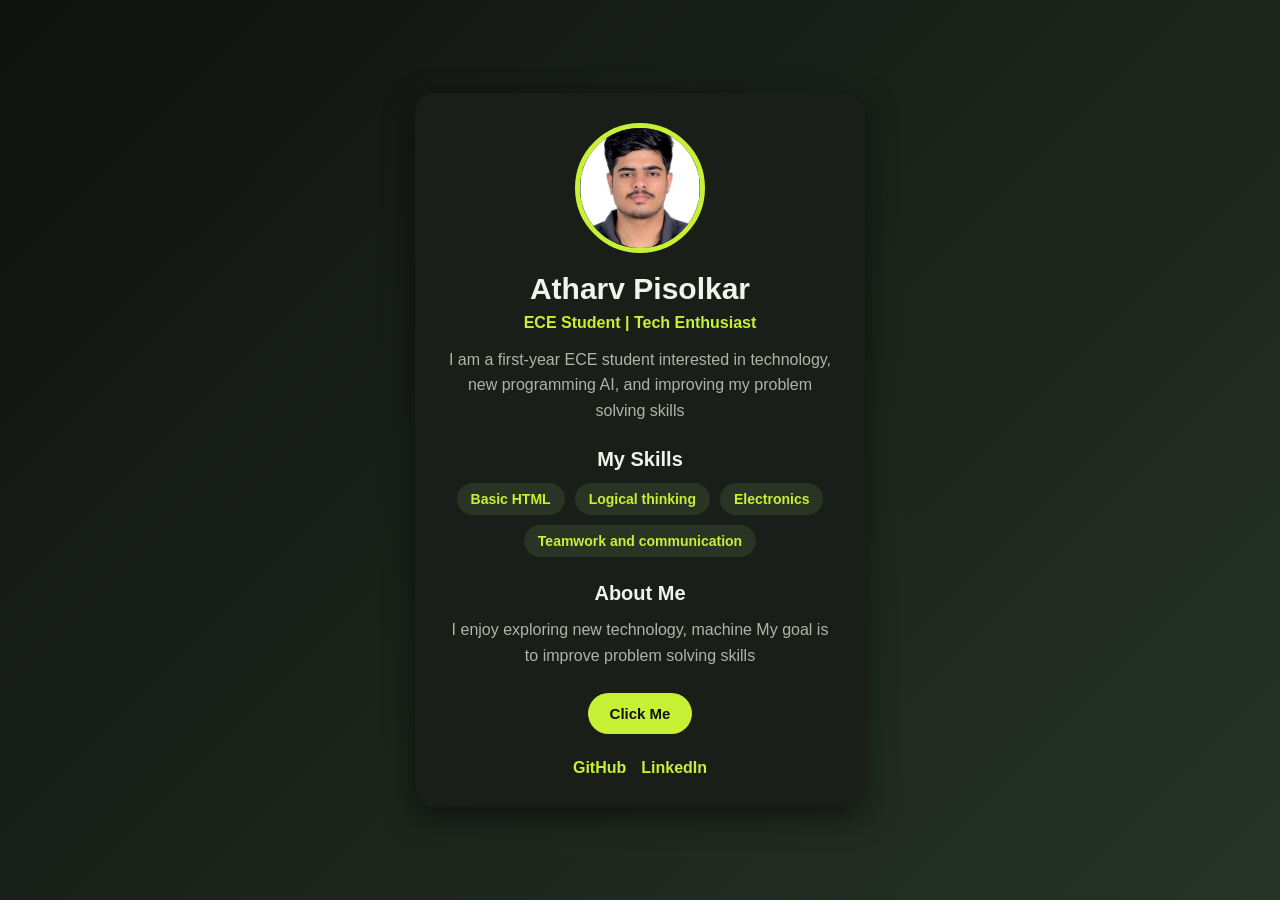
<file: portfolio card/index.html>
<!DOCTYPE html>
<html lang="en">

<head>
    <meta charset="UTF-8">
    <meta name="viewport" content="width=device-width, initial-scale=1.0">
    <title>My Portfolio Card</title>

    <link rel="stylesheet" href="style.css">
</head>

<body>

    <main class="portfolio-card">

        <div class="profile-section">
            <img src="atharvprofile.jpg"My Profile Picture" class="profile-image">

            <h1>Atharv Pisolkar</h1>

            <p class="role">ECE Student | Tech Enthusiast</p>

            <p id="bio">
                I am a first-year ECE student interested in technology,
                 new programming AI, and improving my problem solving skills  
            </p>
        </div>

        <section class="skills-section">
            <h2>My Skills</h2>

            <div class="skills">
                <span>Basic HTML</span>
                <span>Logical thinking</span>
                <span>Electronics</span>
                <span>Teamwork and communication</span>
            </div>
        </section>

        <section class="about-section">
            <h2>About Me</h2>

            <p>
              I enjoy exploring new technology, machine
              My goal is to improve problem solving skills
            </p>
        </section>

        <button id="messageButton">Click Me</button>

        <p id="message"></p>

        <div class="social-links">
            <a href="https://github.com/atharv50">GitHub</a>
            <a href="https://www.linkedin.com/in/atharv-pisolkar-946a4742a/"_blank">LinkedIn</a>
        </div>

    </main>

    <script src="script.js"></script>

</body>
</html>
</file>
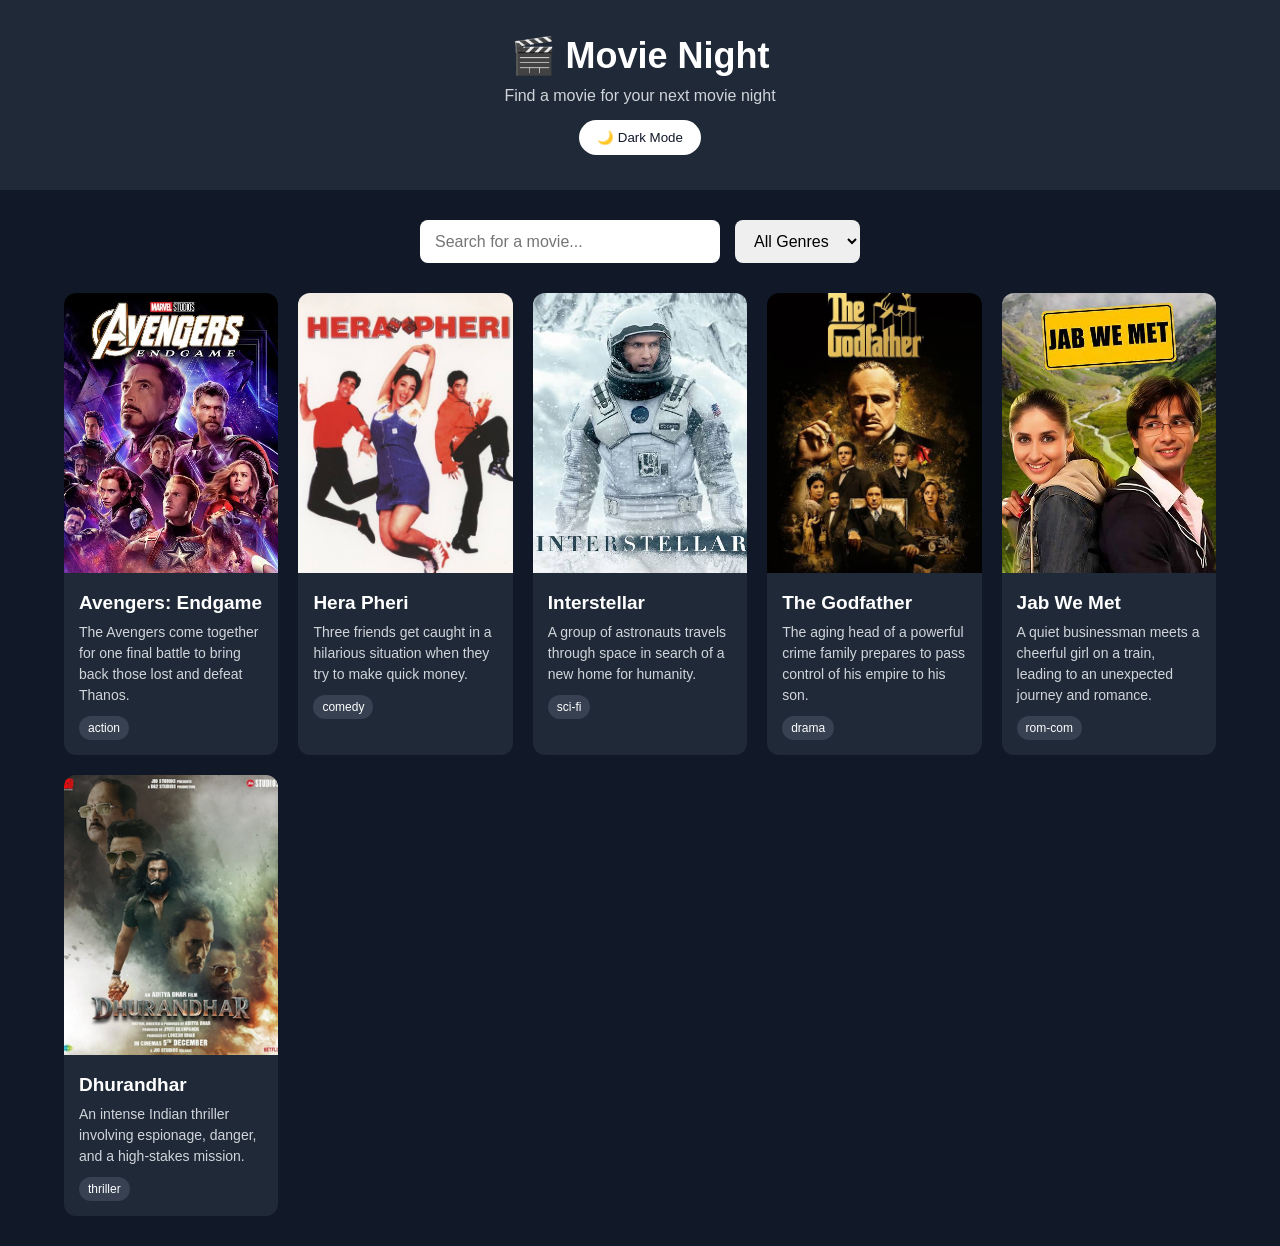
<file: Task 2 Movie night/index.html>
<!DOCTYPE html>
<html lang="en">

<head>
    <meta charset="UTF-8">
    <meta name="viewport" content="width=device-width, initial-scale=1.0">

    <title>Movie Night</title>

    <link rel="stylesheet" href="style.css">
</head>

<body>

    <header>
        <h1>🎬 Movie Night</h1>
        <p>Find a movie for your next movie night</p>
        
        <button id="darkModeButton">🌙 Dark Mode</button>
    </header>

    <main>

        <!-- Search and filter section -->
        <section class="controls">

            <input
                type="text"
                id="searchInput"
                placeholder="Search for a movie..."
            >

            <select id="genreFilter">
                <option value="all">All Genres</option>
                <option value="action">Action</option>
                <option value="comedy">Comedy</option>
                <option value="sci-fi">Sci-Fi</option>
                <option value="drama">Drama</option>
                <option value="drama">Rom Com</option>
                <option value="Thriller">Thriller</option>
            </select>

        </section>

        <!-- Movies will appear here -->
        <section id="movieContainer" class="movie-container">

        </section>

    </main>

    <script src="script.js"></script>

</body>

</html>
</file>
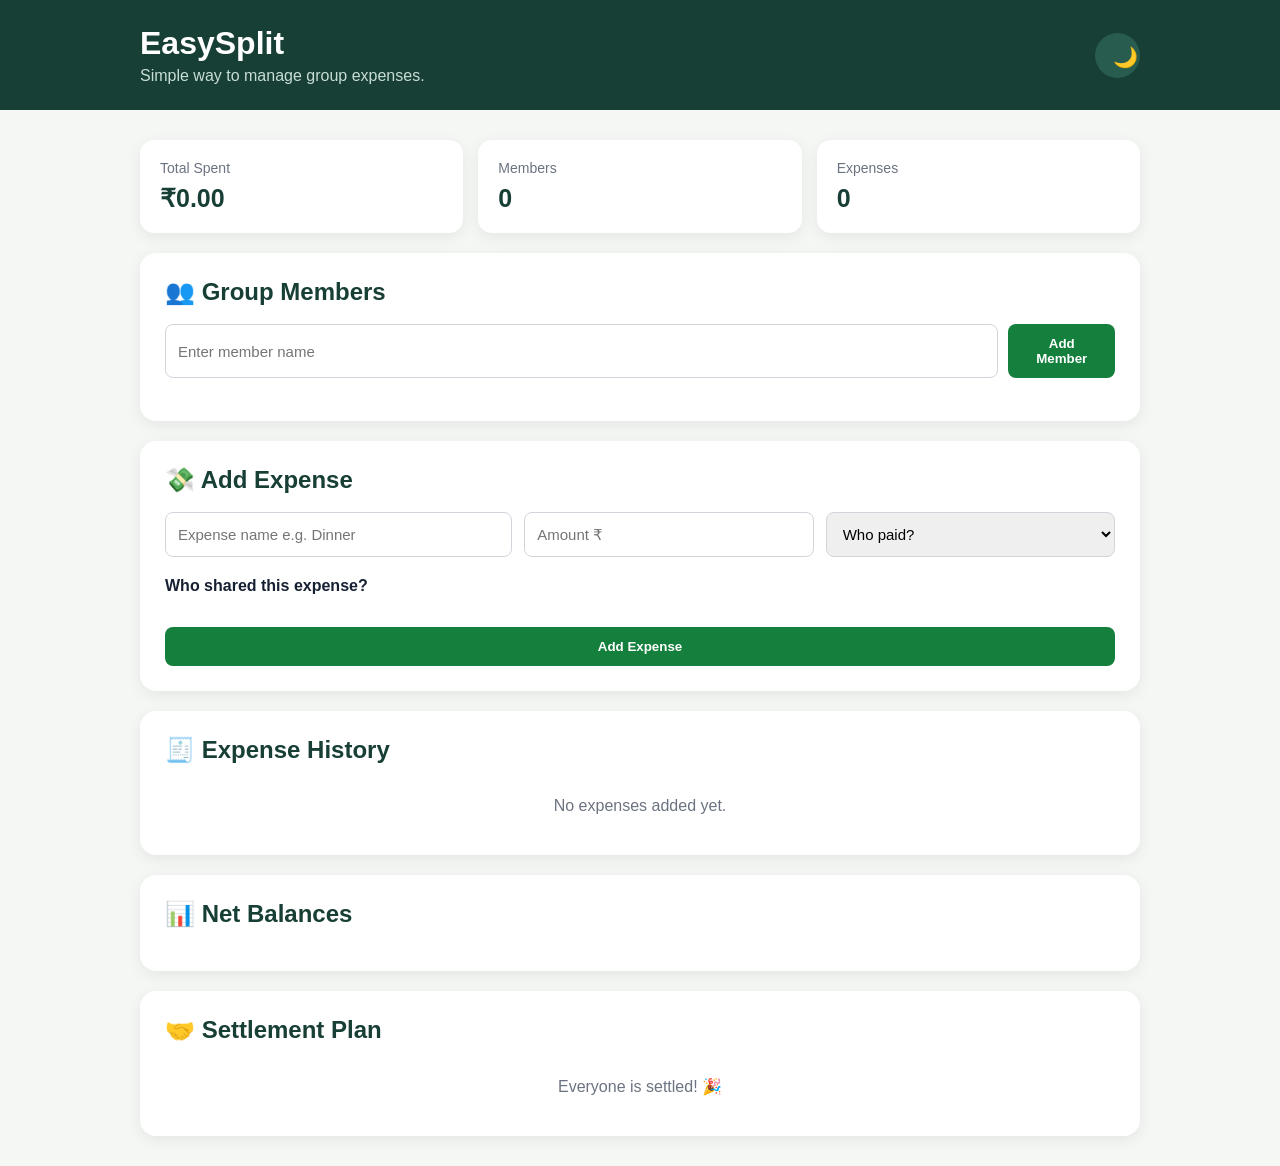
<file: Task 3 Easy-Split/index.html>
<!DOCTYPE html>
<html lang="en">

<head>
    <meta charset="UTF-8">
    <meta name="viewport" content="width=device-width, initial-scale=1.0">

    <title>EasySplit - EasySplit</title>

    <link rel="stylesheet" href="style.css">
</head>

<body>

    <header>

        <div class="top-bar">
            <div>
                <h1>EasySplit</h1>
                <p>Simple way to manage group expenses.</p>
            </div>

            <button id="themeButton">🌙</button>
        </div>

    </header>


    <main>

        <!-- SUMMARY -->

        <section class="summary">

            <div class="summary-card">
                <span>Total Spent</span>
                <strong id="totalSpent">₹0</strong>
            </div>

            <div class="summary-card">
                <span>Members</span>
                <strong id="totalMembers">0</strong>
            </div>

            <div class="summary-card">
                <span>Expenses</span>
                <strong id="totalExpenses">0</strong>
            </div>

        </section>


        <!-- MEMBERS -->

        <section class="box">

            <h2>👥 Group Members</h2>

            <div class="add-member">

                <input
                    type="text"
                    id="memberInput"
                    placeholder="Enter member name"
                >

                <button id="addMemberButton">
                    Add Member
                </button>

            </div>

            <div id="memberList" class="member-list"></div>

        </section>


        <!-- ADD EXPENSE -->

        <section class="box">

            <h2>💸 Add Expense</h2>

            <div class="form-grid">

                <input
                    type="text"
                    id="expenseName"
                    placeholder="Expense name e.g. Dinner"
                >

                <input
                    type="number"
                    id="expenseAmount"
                    placeholder="Amount ₹"
                >

                <select id="paidBy">

                    <option value="">
                        Who paid?
                    </option>

                </select>

            </div>


            <h3>Who shared this expense?</h3>

            <div
                id="participantCheckboxes"
                class="checkbox-list">
            </div>


            <button
                id="addExpenseButton"
                class="main-button">

                Add Expense

            </button>

        </section>


        <!-- EXPENSE HISTORY -->

        <section class="box">

            <div class="section-heading">

                <h2>🧾 Expense History</h2>

            </div>

            <div id="expenseList">

                <p class="empty-message">
                    No expenses added yet.
                </p>

            </div>

        </section>


        <!-- BALANCES -->

        <section class="box">

            <h2>📊 Net Balances</h2>

            <div id="balanceList"></div>

        </section>


        <!-- SETTLEMENT -->

        <section class="box">

            <h2>🤝 Settlement Plan</h2>

            <div id="settlementList">

                <p class="empty-message">
                    Add expenses to see who needs to pay whom.
                </p>

            </div>

        </section>

    </main>


    <script src="script.js"></script>

</body>

</html>
</file>
<file: portfolio card/style.css>
* {
    margin: 0;
    padding: 0;
    box-sizing: border-box;
}

body {
    min-height: 100vh;
    display: flex;
    justify-content: center;
    align-items: center;

    font-family: Arial, sans-serif;

    background: linear-gradient(135deg, #10120F, #263326);
    padding: 20px;
}

.portfolio-card {
    width: 100%;
    max-width: 450px;

    background: #1A1E18;
    border-radius: 20px;

    padding: 30px;

    text-align: center;

    box-shadow: 0 10px 30px rgba(0, 0, 0, 0.5);

    transition: transform 0.3s ease;
}

.portfolio-card:hover {
    transform: translateY(-8px);
}

.profile-image {
    width: 130px;
    height: 130px;

    object-fit: cover;

    border-radius: 50%;

    border: 5px solid #C6F135;

    margin-bottom: 15px;
}

h1 {
    font-size: 30px;
    color: #F1F4E8;
}

.role {
    color: #C6F135;
    font-weight: bold;
    margin: 8px 0 15px;
}

#bio {
    color: #AEB5A5;
    line-height: 1.6;
}

section {
    margin-top: 25px;
}

h2 {
    color: #F1F4E8;
    font-size: 20px;
    margin-bottom: 12px;
}

.skills {
    display: flex;
    flex-wrap: wrap;
    justify-content: center;
    gap: 10px;
}

.skills span {
    background: #2B3324;
    color: #C6F135;

    padding: 8px 14px;

    border-radius: 20px;

    font-size: 14px;
    font-weight: bold;

    transition: 0.3s;
}

.skills span:hover {
    background: #C6F135;
    color: #10120F;
    transform: scale(1.05);
}

.about-section p {
    color: #AEB5A5;
    line-height: 1.6;
}

button {
    margin-top: 25px;

    border: none;
    border-radius: 25px;

    padding: 12px 22px;

    background: #C6F135;
    color: #10120F;

    font-size: 15px;
    font-weight: bold;

    cursor: pointer;

    transition: 0.3s;
}

button:hover {
    background: #A8D42D;
    transform: scale(1.05);
}

#message {
    margin-top: 12px;
    color: #C6F135;
    font-weight: bold;
}

.social-links {
    display: flex;
    justify-content: center;
    gap: 15px;

    margin-top: 25px;
}

.social-links a {
    text-decoration: none;
    color: #C6F135;
    font-weight: bold;

    transition: 0.3s;
}

.social-links a:hover {
    color: #F1F4E8;
    transform: translateY(-2px);
}

/* Mobile responsive design */

@media (max-width: 500px) {

    .portfolio-card {
        padding: 22px;
    }

    h1 {
        font-size: 25px;
    }

    .social-links {
        flex-direction: column;
        gap: 10px;
    }
}
</file>
<file: Task 2 Movie night/style.css>
* {
    margin: 0;
    padding: 0;
    box-sizing: border-box;
}

body {
    font-family: Arial, sans-serif;
    background: #111827;
    color: white;
    min-height: 100vh;
}

/* Header */

header {
    text-align: center;
    padding: 35px 20px;
    background: #1f2937;
}

header h1 {
    font-size: 36px;
    margin-bottom: 10px;
}

header p {
    color: #d1d5db;
}

/* Main content */

main {
    width: 90%;
    max-width: 1200px;
    margin: 30px auto;
}

/* Search and filter */

.controls {
    display: flex;
    justify-content: center;
    gap: 15px;
    margin-bottom: 30px;
}

#searchInput,
#genreFilter {
    padding: 12px 15px;
    border: none;
    border-radius: 8px;
    font-size: 16px;
}

#searchInput {
    width: 300px;
}

/* Movie cards */

.movie-container {
    display: grid;
    grid-template-columns: repeat(5, 1fr);
    gap: 20px;
}

.movie-card {
    background: #1f2937;
    border-radius: 12px;
    overflow: hidden;
    transition: transform 0.3s ease;
}

.movie-card:hover {
    transform: translateY(-8px);
}

.movie-card img {
    width: 100%;
    height: 280px;
    object-fit: cover;
}

.movie-info {
    padding: 15px;
}

.movie-info h2 {
    font-size: 19px;
    margin-bottom: 8px;
}

.movie-info p {
    color: #d1d5db;
    font-size: 14px;
    line-height: 1.5;
}

.genre {
    display: inline-block;
    margin-top: 10px;
    padding: 5px 9px;
    border-radius: 15px;
    background: #374151;
    font-size: 12px;
}

/* No results message */

.no-results {
    text-align: center;
    font-size: 18px;
    color: #d1d5db;
    grid-column: 1 / -1;
}

/* Responsive design */

@media (max-width: 1000px) {

    .movie-container {
        grid-template-columns: repeat(3, 1fr);
    }
}

@media (max-width: 700px) {

    .controls {
        flex-direction: column;
        align-items: center;
    }

    #searchInput {
        width: 100%;
    }

    #genreFilter {
        width: 100%;
    }

    .movie-container {
        grid-template-columns: repeat(2, 1fr);
    }
}

@media (max-width: 450px) {

    .movie-container {
        grid-template-columns: 1fr;
    }

    header h1 {
        font-size: 28px;
    }
}
/* Dark mode button */

#darkModeButton {
    margin-top: 15px;
    padding: 10px 18px;

    border: none;
    border-radius: 20px;

    background: white;
    color: #111827;

    cursor: pointer;
}


/* Light mode */

body.light-mode {
    background: #f3f4f6;
    color: #111827;
}

body.light-mode header {
    background: white;
}

body.light-mode .movie-card {
    background: white;
    color: #111827;
}

body.light-mode .movie-info p {
    color: #4b5563;
}
</file>
<file: Task 3 Easy-Split/style.css>
* {
    margin: 0;
    padding: 0;
    box-sizing: border-box;
}


body {

    font-family: Arial, sans-serif;

    background: #f5f7f5;

    color: #172033;

    min-height: 100vh;

    transition: 0.3s;
}


/* HEADER */

header {

    background: #173f35;

    color: white;

    padding: 25px 5%;

}


.top-bar {

    max-width: 1000px;

    margin: auto;

    display: flex;

    justify-content: space-between;

    align-items: center;

}


header h1 {

    font-size: 32px;

    margin-bottom: 5px;

}


header p {

    color: #c8ddd7;

}


#themeButton {

    width: 45px;

    height: 45px;

    border: none;

    border-radius: 50%;

    background: #285c4f;

    color: white;

    font-size: 20px;

    cursor: pointer;

}


/* MAIN */

main {

    width: 90%;

    max-width: 1000px;

    margin: 30px auto;

}


/* SUMMARY */

.summary {

    display: grid;

    grid-template-columns:
        repeat(3, 1fr);

    gap: 15px;

    margin-bottom: 20px;

}


.summary-card {

    background: white;

    padding: 20px;

    border-radius: 14px;

    box-shadow:
        0 4px 15px rgba(0, 0, 0, 0.07);

}


.summary-card span {

    display: block;

    color: #6b7280;

    font-size: 14px;

    margin-bottom: 8px;

}


.summary-card strong {

    font-size: 25px;

    color: #173f35;

}


/* BOX */

.box {

    background: white;

    padding: 25px;

    margin-bottom: 20px;

    border-radius: 16px;

    box-shadow:
        0 4px 15px rgba(0, 0, 0, 0.07);

}


.box h2 {

    color: #173f35;

    margin-bottom: 18px;

}


.box h3 {

    font-size: 16px;

    margin: 20px 0 12px;

}


/* INPUTS */

input,
select {

    width: 100%;

    padding: 12px;

    border: 1px solid #d1d5db;

    border-radius: 8px;

    font-size: 15px;

    outline: none;

}


input:focus,
select:focus {

    border-color: #15803d;

}


/* ADD MEMBER */

.add-member {

    display: flex;

    gap: 10px;

}


/* BUTTON */

button {

    border: none;

    border-radius: 8px;

    padding: 12px 18px;

    background: #15803d;

    color: white;

    font-weight: bold;

    cursor: pointer;

    transition: 0.2s;

}


button:hover {

    transform: translateY(-2px);

    background: #166534;

}


/* MEMBERS */

.member-list {

    display: flex;

    flex-wrap: wrap;

    gap: 10px;

    margin-top: 18px;

}


.member {

    background: #dcfce7;

    color: #166534;

    padding: 8px 14px;

    border-radius: 20px;

    font-size: 14px;

    font-weight: bold;

}


/* EXPENSE FORM */

.form-grid {

    display: grid;

    grid-template-columns:
        1.2fr 1fr 1fr;

    gap: 12px;

}


/* PARTICIPANTS */

.checkbox-list {

    display: flex;

    flex-wrap: wrap;

    gap: 10px;

}


.checkbox-item {

    display: flex;

    align-items: center;

    gap: 6px;

    background: #f3f4f6;

    padding: 9px 12px;

    border-radius: 8px;

}


.checkbox-item input {

    width: auto;

}


/* MAIN BUTTON */

.main-button {

    width: 100%;

    margin-top: 20px;

    background: #15803d;

}


/* EXPENSE CARD */

.expense-card {

    background: #f8fafc;

    border-left: 5px solid #15803d;

    padding: 17px;

    border-radius: 10px;

    margin-bottom: 12px;

}


.expense-card h3 {

    margin-bottom: 8px;

}


.expense-card p {

    color: #4b5563;

    margin: 5px 0;

}


.expense-actions {

    display: flex;

    gap: 8px;

    margin-top: 12px;

}


.edit-button {

    background: #f59e0b;

}


.edit-button:hover {

    background: #d97706;

}


.delete-button {

    background: #dc2626;

}


.delete-button:hover {

    background: #b91c1c;

}


/* BALANCES */

.balance-card {

    display: flex;

    justify-content: space-between;

    padding: 14px;

    border-bottom: 1px solid #e5e7eb;

}


.balance-positive {

    color: #15803d;

    font-weight: bold;

}


.balance-negative {

    color: #dc2626;

    font-weight: bold;

}


.balance-zero {

    color: #6b7280;

    font-weight: bold;

}


/* SETTLEMENT */

.settlement {

    background: #ecfdf5;

    color: #166534;

    padding: 15px;

    border-radius: 10px;

    margin-bottom: 10px;

    font-weight: bold;

}


.empty-message {

    color: #6b7280;

    text-align: center;

    padding: 15px;

}


/* DARK MODE */

body.dark-mode {

    background: #111827;

    color: white;

}


body.dark-mode .box,
body.dark-mode .summary-card {

    background: #1f2937;

    color: white;

}


body.dark-mode .summary-card strong,
body.dark-mode .box h2 {

    color: #86efac;

}


body.dark-mode .expense-card {

    background: #273244;

}


body.dark-mode .expense-card p {

    color: #d1d5db;

}


body.dark-mode .checkbox-item {

    background: #374151;

}


body.dark-mode input,
body.dark-mode select {

    background: #374151;

    color: white;

    border-color: #4b5563;

}


body.dark-mode .member {

    background: #14532d;

    color: #bbf7d0;

}


/* MOBILE */

@media (max-width: 700px) {

    .summary {

        grid-template-columns: 1fr;

    }


    .form-grid {

        grid-template-columns: 1fr;

    }


    .add-member {

        flex-direction: column;

    }


    .balance-card {

        flex-direction: column;

        gap: 5px;

    }


    header h1 {

        font-size: 28px;

    }


    .box {

        padding: 18px;

    }

}
</file>
